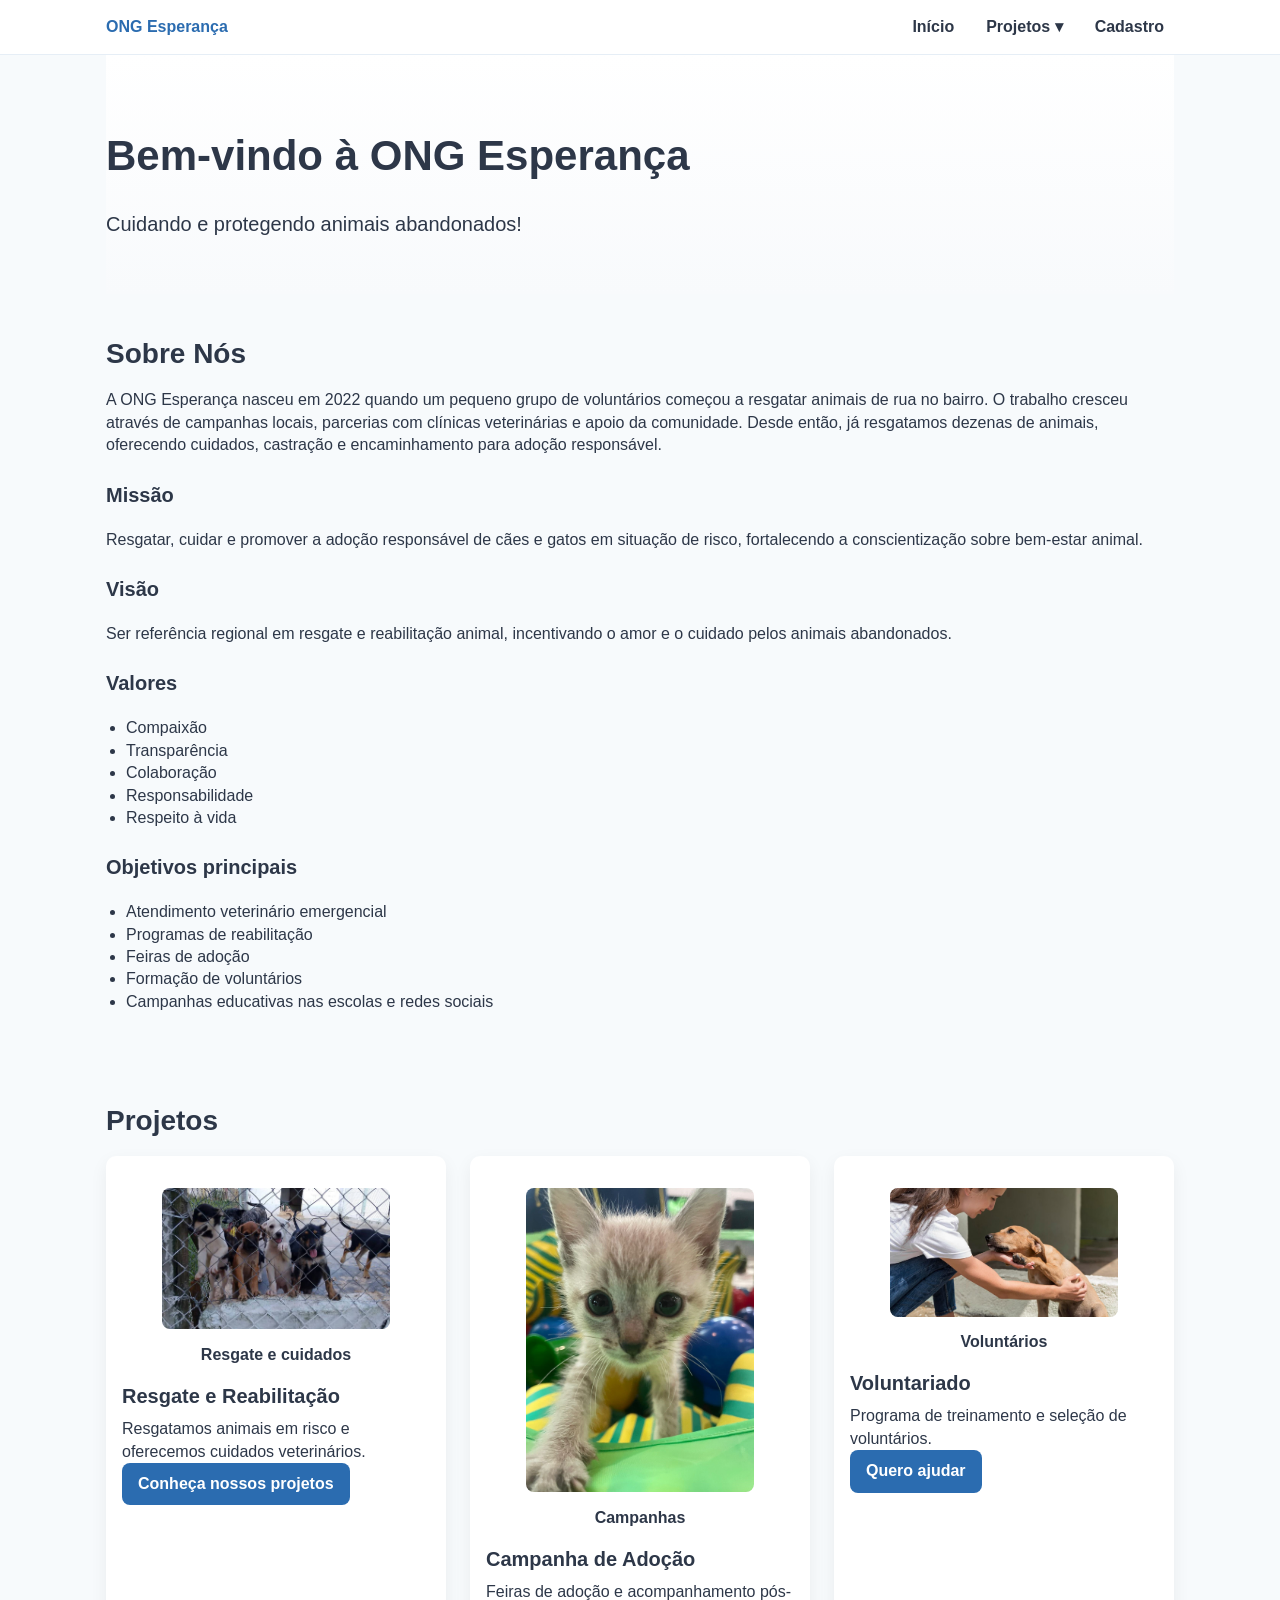
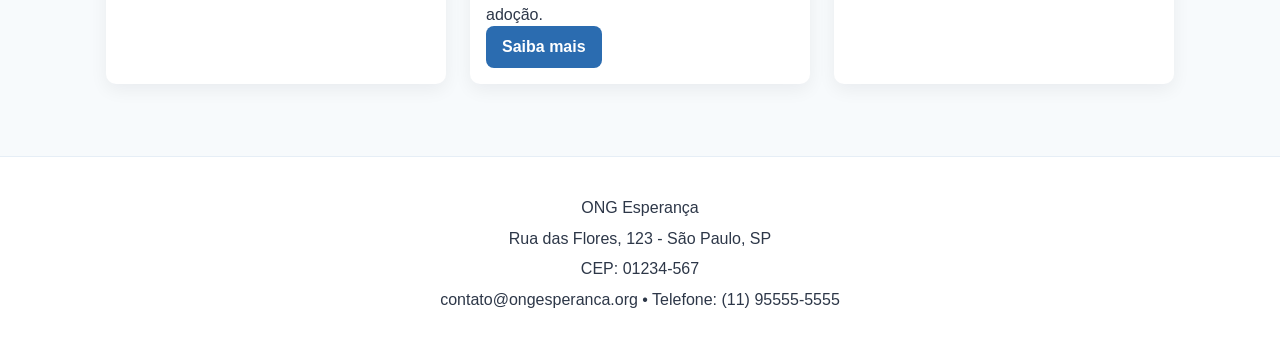
<file: index.html>
<!DOCTYPE html>
<html lang="pt-BR">
<head>
    <meta charset="UTF-8" />
    <meta name="viewport" content="width=device-width,initial-scale=1" />

    <title>ONG Esperança</title>

    <link rel="stylesheet" href="css/style.css">
</head>
<body>

<header class="header" role="banner">
    <div class="container">
        <div class="brand">ONG Esperança</div>

        <button class="hamburger" aria-label="Abrir menu" aria-expanded="false">Ξ</button>

        <nav aria-label="Menu principal">
            <ul class="nav-list">
                <li><a href="index.html" aria-current="page"><b>Início</b></a></li>
                <li class="nav-item">
                    <a href="projetos.html"><b>Projetos ▾</b></a>
                    <div class="submenu">
                        <a href="projetos.html#resgate"><b>Resgate</b></a>
                        <a href="projetos.html#adocao"><b>Adoção</b></a>
                    </div>
                </li>
                <li><a href="cadastro.html"><b>Cadastro</b></a></li>
            </ul>
        </nav>
    </div>
</header>

<main class="container" role="main">
    <section class="hero" aria-labelledby="hero-title">
        <h1 id="hero-title">Bem-vindo à ONG Esperança</h1>
        <p class="lead">Cuidando e protegendo animais abandonados!</p>
    </section>

         <section aria-labelledby="sobre-title">
            <h2 id="sobre-title">Sobre Nós</h2>
            <p>
                A ONG Esperança nasceu em 2022 quando um pequeno grupo de voluntários começou a resgatar animais de rua no bairro. O trabalho cresceu através de campanhas locais, parcerias com clínicas veterinárias e apoio da comunidade. Desde então, já resgatamos dezenas de animais, oferecendo cuidados, castração e encaminhamento para adoção responsável.
            </p>
            <h3>Missão</h3>
            <p>
                Resgatar, cuidar e promover a adoção responsável de cães e gatos em situação de risco, fortalecendo a conscientização sobre bem-estar animal.
            </p>
            <h3>Visão</h3>
            <p>
                Ser referência regional em resgate e reabilitação animal, incentivando o amor e o cuidado pelos animais abandonados.
            </p>
            <h3>Valores</h3>
            <ul>
                <li>Compaixão</li>
                <li>Transparência</li>
                <li>Colaboração</li>
                <li>Responsabilidade</li>
                <li>Respeito à vida</li>
            </ul>

            <h3>Objetivos principais</h3>
            <ul>
                <li>Atendimento veterinário emergencial</li>
                <li>Programas de reabilitação</li>
                <li>Feiras de adoção</li>
                <li>Formação de voluntários</li>
                <li>Campanhas educativas nas escolas e redes sociais</li>
            </ul>

        </section>

        <section id="projetos-home" aria-labelledby="titulo-projetos">
            <h2 id="projetos-home">Projetos</h2>

            <div class="cards-grid">
                <article class="card">
                    <figure>
                        <img src="imagens/cachorros-resgatados.jpg" alt="Cachorros resgatados">
                        <figcaption><b>Resgate e cuidados</b></figcaption>
                    </figure>
                    <h3>Resgate e Reabilitação</h3>
                    <p>Resgatamos animais em risco e oferecemos cuidados veterinários.</p>
                    <p><a class="btn" href="projetos.html">Conheça nossos projetos</a></p>
                </article>

                <article class="card">
                    <figure>
                        <img src="imagens/gatinho-pronto-adocao.jpg" alt="Gatinho pronto para adoção">
                        <figcaption><b>Campanhas</b></figcaption>
                    </figure>
                    <h3>Campanha de Adoção</h3>
                    <p>Feiras de adoção e acompanhamento pós-adoção.</p>
                    <p><a class="btn" href="projetos.html#adocao">Saiba mais</a></p>
                </article>

                <article class="card">
                    <figure>
                        <img src="imagens/Apresentacao-cachorro-caramelo.jpg" alt="Voluntária ajudando animais">
                        <figcaption><b>Voluntários</b></figcaption>
                    </figure>
                    <h3>Voluntariado</h3>
                    <p>Programa de treinamento e seleção de voluntários.</p>
                    <p><a class="btn" href="cadastro.html">Quero ajudar</a></p>
                </article>
            </div>
        </section>
    </main>

    <footer class="footer" role="contentinfo">
        <div class="container">
            <p>ONG Esperança</p>
            <p>Rua das Flores, 123 - São Paulo, SP</p>
            <p>CEP: 01234-567</p>
            <p>contato@ongesperanca.org • Telefone: (11) 95555-5555</p>
        </div>
    </footer>

<script src="js/script.js"></script>
</body>
</file>
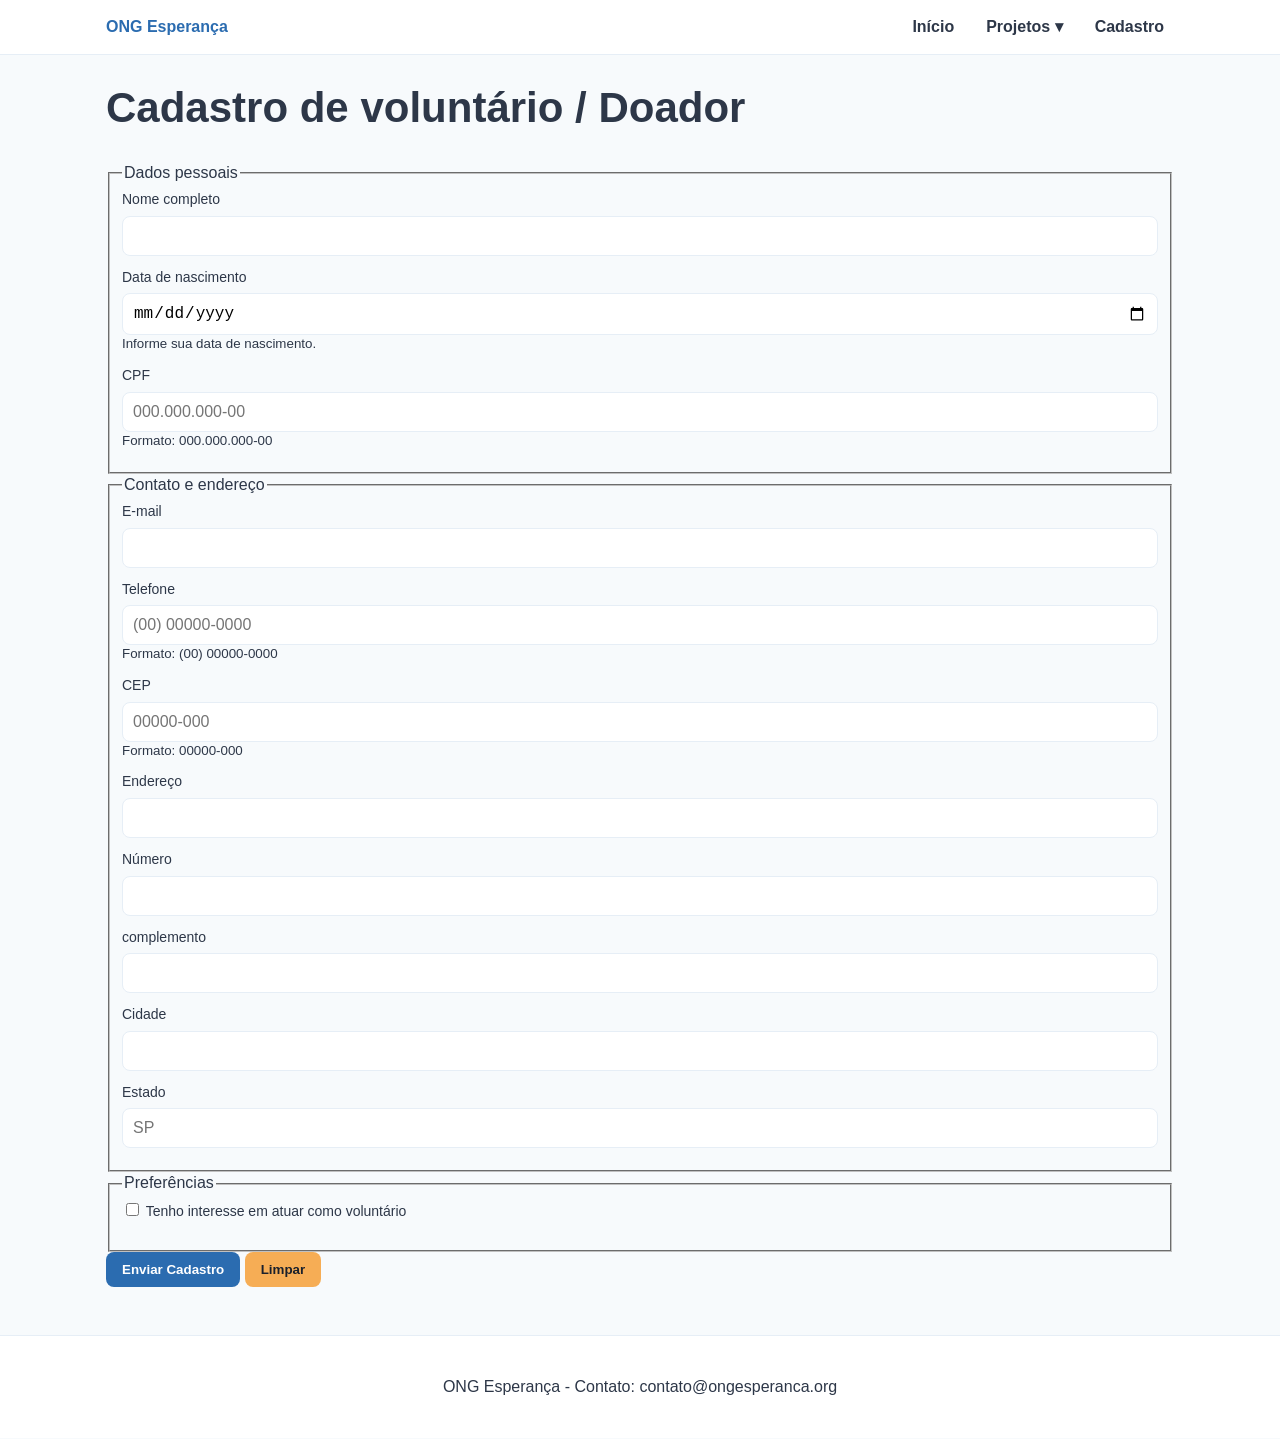
<file: cadastro.html>
<!DOCTYPE html>
<html lang="pt-BR">
<head>
    <meta charset="UTF-8" />
    <meta name="viewport" content="width=device-width,initial-scale=1" />
    <title>Cadastro - ONG Esperança</title>

    <link rel="stylesheet" href="css/style.css">
</head>
<body>

    <header class="header" role="banner">
        <div class="container">
            <div class="brand">ONG Esperança</div>
            <button class="hamburger" aria-label="Abrir menu">Ξ</button>
            <nav aria-label="Menu principal">
                <ul class="nav-list">
                    <li><a href="index.html"><b>Início</b></a></li>
                    <li class="nav-item"><a href="projetos.html" aria-current="page"><b>Projetos ▾</b></a>
                        <div class="submenu">
                            <a href="#resgate"><b>Resgate</b></a>
                            <a href="#adocao"><b>Adoção</b></a>
                        </div>
                    </li>
                    <li><a href="cadastro.html"><b>Cadastro</b></a></li>
                </ul>
            </nav>
        </div>
    </header>
    
    <main class="container" role="main">
        <article aria-labelledby="titulo-cadastro">
            <h1 id="titulo-cadastro">Cadastro de voluntário / Doador</h1>

            <!--Removido novalidate para permitir validação nativa HTML5-->
            <form id="form-cadastro" action="#" method="post" autocomplete="on">

                <fieldset>
                    <legend>Dados pessoais</legend>

                    <div class="form-group">
                        <label for="nome">Nome completo</label>
                        <input id="nome" name="nome" type="text" required minlength="3" />
                    </div>

                    <div class="form-group">
                        <label for="data_nasc">Data de nascimento</label>
                        <input id="data_nasc" name="data_nasc" type="date" required max="2007-12-31" aria-describedby="idade-info" />
                        <small id="idade-info">Informe sua data de nascimento.</small>
                    </div>

                    <div class="form-group">
                        <label for="cpf">CPF</label>
                        <input 
                        type="text" 
                        id="cpf" 
                        name="cpf" 
                        maxlength="14" 
                        placeholder="000.000.000-00"
                        pattern="\d{3}\.\d{3}\.\d{3}-\d{2}"
                        oninput="mascaraCPF(this)" 
                        inputmode="numeric"
                        aria-describedby="cpf-help"
                        required
                    />
                    <small id="cpf-help">Formato: 000.000.000-00</small>
                    </div>

                </fieldset>

                <fieldset>
                <legend>Contato e endereço</legend>

                <div class="form-group">
                    <label for="email">E-mail</label>
                    <input id="email" name="email" type="email" required />
                </div>

                <div class="form-group">
                    <label for="telefone">Telefone</label>
                    <input 
                    type="tel"
                    id="telefone" 
                    name="telefone" 
                    maxlength="15"
                    placeholder="(00) 00000-0000"
                    pattern="\(\d{2}\) \d{5}-\d{4}"
                    oninput="mascaraTelefone(this)"
                    inputmode="tel"
                    aria-describedby="telefone-help"
                    required 
                    />
                    <small id="telefone-help">Formato: (00) 00000-0000</small>
                </div>

                <div class="form-group">
                    <label for="cep">CEP</label>
                    <input 
                    type="text"
                    id="cep" 
                    name="cep" 
                    maxlength="9"
                    placeholder="00000-000"
                    pattern="\d{5}-\d{3}"
                    oninput="mascaraCEP(this)"
                    inputmode="numeric"
                    aria-describedby="cep-help"
                    required 
                    />
                    <small id="cep-help">Formato: 00000-000</small>
                </div>

                <div class="form-group">
                    <label for="endereco">Endereço</label>
                    <input id="endereco" name="endereco" type="text" required />
                 </div>

                 <div class="form-group">
                    <label for="numero">Número</label>
                    <input id="numero" name="numero" type="text" inputmode="numeric" />
                 </div>

                 <div class="form-group">
                    <label for="complemento">complemento</label>
                    <input id="complemento" name="complemento" type="text" />
                 </div>

                 <div class="form-group">
                    <label for="cidade">Cidade</label>
                    <input id="cidade" name="cidade" type="text" required />
                 </div>

                 <div class="form-group">
                    <label for="estado">Estado</label>
                    <input id="estado" name="estado" type="text" maxlength="2" placeholder="SP" required />
                 </div>
            
        </fieldset>

        <fieldset>
            <legend>Preferências</legend>

            <div class="form-group">
                <label for="voluntario">
                    <input id="voluntario" name="voluntario" type="checkbox" />
                    Tenho interesse em atuar como voluntário
                </label>
            </div>

        </fieldset>

        <div class="form-actions">
            <button class="btn" type="submit">Enviar Cadastro</button>
            <button class="btn secondary" type="reset">Limpar</button>
        </div>
    </form>

    </article>
    </main>

    <footer class="footer" role="contentinfo">
        <div class="container">
            <p>ONG Esperança - Contato: contato@ongesperanca.org</p>
        </div>
    </footer>

    <script src="js/script.js"></script>
    
    <script>
        // Máscara de CPF
        function mascaraCPF(input) {
            let value = input.value.replace(/\D/g, ''); // remove tudo que não é número
            value = value.replace(/(\d{3})(\d)/, '$1.$2');
            value = value.replace(/(\d{3})(\d)/, '$1.$2');
            value = value.replace(/(\d{3})(\d{1,2})$/, '$1-$2');
            input.value = value;
        }

        //Máscara de telefone (99) 99999-999
        function mascaraTelefone(input) {
            let value = input.value.replace(/\D/g, '');
            value = value.replace(/^(\d{2})(\d)/g, '($1) $2');
            value = value.replace(/(\d{5})(\d{4})$/, '$1-$2');
            input.value = value;
        }

        //Máscara de CEP (00000-000)
        function mascaraCEP(input) {
            let value = input.value.replace(/\D/g, '');
            value = value.replace(/^(\d{5})(\d)/, '$1-$2');
            input.value = value;
        }
    </script>
</body>
</html>
</file>
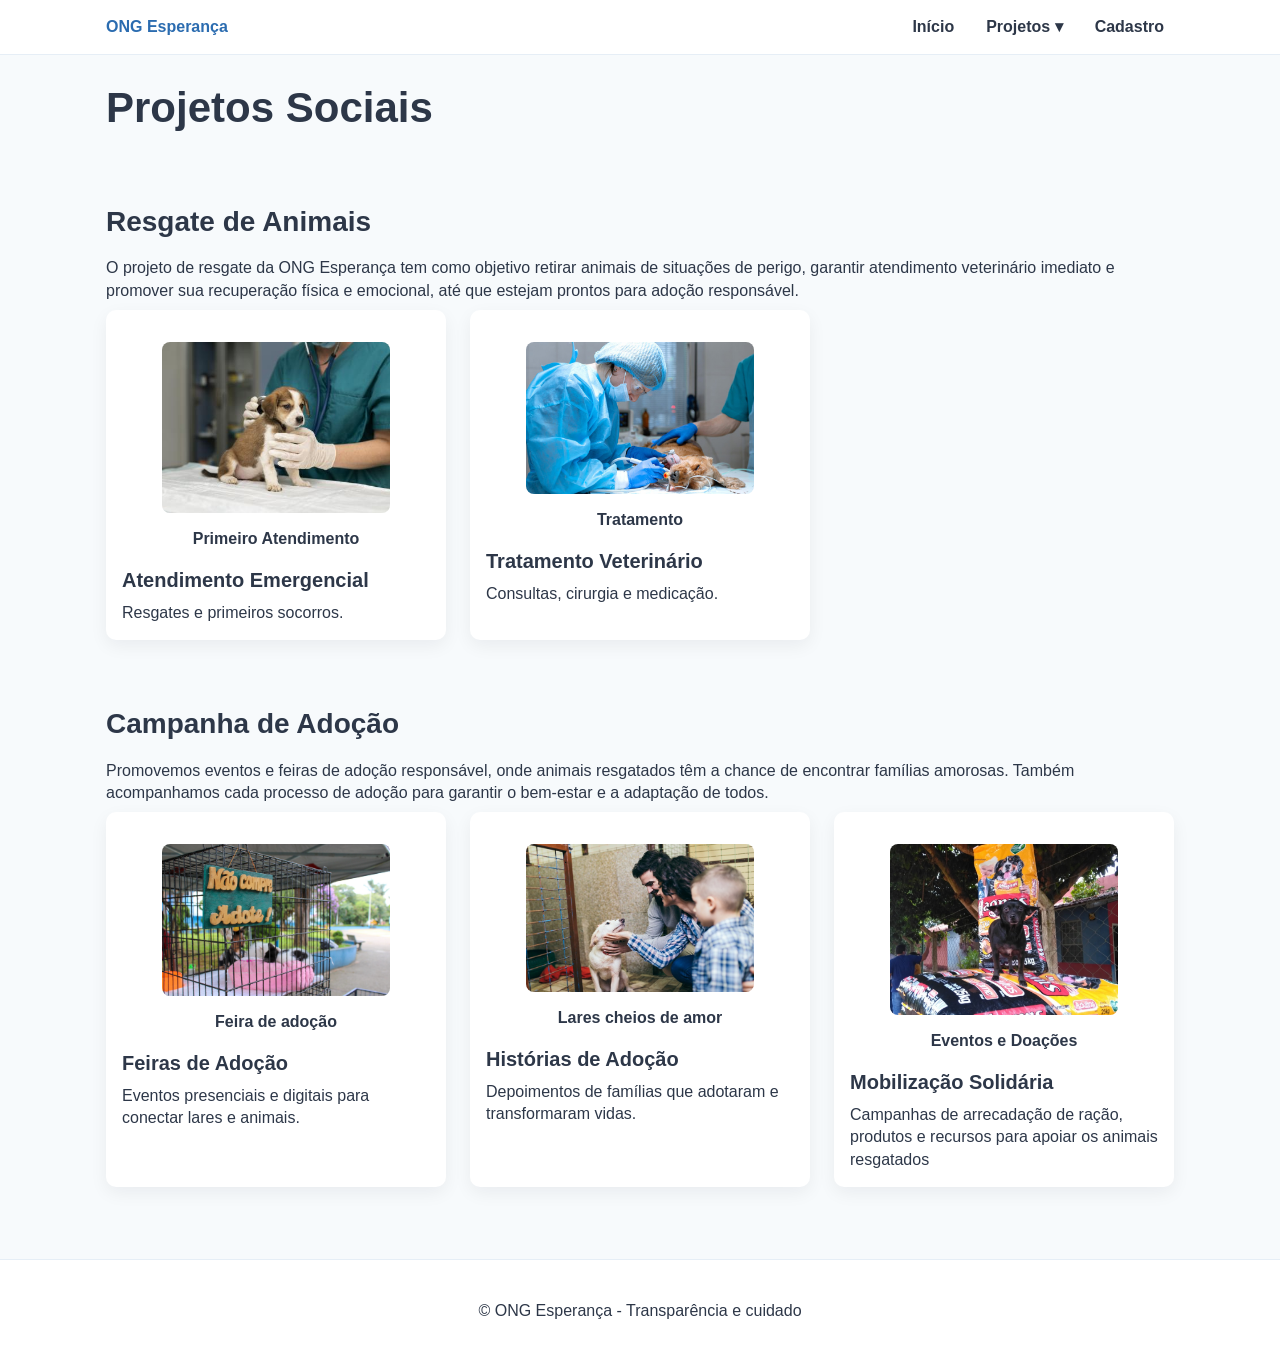
<file: projetos.html>
<!DOCTYPE html>
<html lang="pt-BR">
<head>
    <meta charset="UTF-8" />
    <meta name="viewport" content="width=device-width,initial-scale=1" />
    <title>Projetos - ONG Esperança</title>

    <link rel="stylesheet" href="css/style.css">
</head>
<body>

    <header class="header" role="banner">
        <div class="container">
            <div class="brand">ONG Esperança</div>
            <button class="hamburger" aria-label="Abrir menu">Ξ</button>
            <nav aria-label="Menu principal">
                <ul class="nav-list">
                    <li><a href="index.html"><b>Início</b></a></li>
                    <li class="nav-item"><a href="projetos.html" aria-current="page"><b>Projetos ▾</b></a>
                        <div class="submenu">
                            <a href="#resgate"><b>Resgate</b></a>
                            <a href="#adocao"><b>Adoção</b></a>
                        </div>
                    </li>
                    <li><a href="cadastro.html"><b>Cadastro</b></a></li>
                </ul>
            </nav>
        </div>
    </header>

    <main class="container" role="main">
        <h1>Projetos Sociais</h1>
       
        <section id="resgate" aria-labelledby="resgate-title">
            <h2 id="resgate-title">Resgate de Animais</h2>
            <p>O projeto de resgate da ONG Esperança tem como objetivo retirar animais de situações de perigo, garantir atendimento veterinário imediato e promover sua recuperação física e emocional, até que estejam prontos para adoção responsável.</p>
            <div class="cards-grid">
                <article class="card">
                    <figure>
                        <img src="imagens/cuidados.jpg" alt="Cachorros resgatados">
                        <figcaption><b>Primeiro Atendimento</b></figcaption>
                    </figure>
                    <h3>Atendimento Emergencial</h3>
                    <p>Resgates e primeiros socorros.</p>
                </article>

                <article class="card">
                    <figure>
                        <img src="imagens/cirurgia-em-pequenos-animais.jpg" alt="Cirurgia veterinária">
                        <figcaption><b>Tratamento</b></figcaption>
                    </figure>
                    <h3>Tratamento Veterinário</h3>
                    <p>Consultas, cirurgia e medicação.</p>
                </article>
            </div>
        </section>

        <section id="adocao" aria-labelledby="adocao-title">
            <h2 id="adocao-title">Campanha de Adoção</h2>
            <p>Promovemos eventos e feiras de adoção responsável, onde animais resgatados têm a chance de encontrar famílias amorosas. Também acompanhamos cada processo de adoção para garantir o bem-estar e a adaptação de todos.</p>
            <div class="cards-grid">
                <article class="card">
                    <figure>
                        <img src="imagens/feira-de-adoção.jpg" alt="Gatinhos disponível para adoção">
                        <figcaption><b>Feira de adoção</b></figcaption>
                    </figure>
                    <h3>Feiras de Adoção</h3>
                    <p>Eventos presenciais e digitais para conectar lares e animais.</p>
                </article>

                <article class="card">
                    <figure>
                        <img src="imagens/familia-adotando-cachorro.jpg" alt="Família adotando um cachorro">
                        <figcaption><b>Lares cheios de amor</b></figcaption>
                    </figure>
                    <h3>Histórias de Adoção</h3>
                    <p>Depoimentos de famílias que adotaram e transformaram vidas.</p>
                </article>

                <article class="card">
                    <figure>
                        <img src="imagens/doacoes.jpg" alt="Evento de arrecadação de doações para animais">
                        <figcaption><b>Eventos e Doações</b></figcaption>
                    </figure>
                    <h3>Mobilização Solidária</h3>
                    <p>Campanhas de arrecadação de ração, produtos e recursos para apoiar os animais resgatados</p>
                </article>
            </div>
        </section>

    </main>
    
   <footer class="footer" role="contentinfo">
    <div class="container">
        <p>© ONG Esperança - Transparência e cuidado</p>
    </div>
   </footer>

   <script src="js/script.js"></script>
</body>
</html>
</file>
<file: css/style.css>
/* Design: cores */ 
:root{

/* Paleta de 8 cores */
--primary: #2B6CB0; /* azul claro */
--primary-dark: #234E7A; /* azul escuro */
--secondary: #F6AD55; /* laranja */
--accent: #9F7AEA; /* roxo */
--success: #38A169; /* verde */
--danger: #E53E3E; /* vermelho */ 
--neutral-100: #F7FAFC; /* cinza muito claro */
--neutral-700: #2D3748; /* cinza escuro */

/* Tipografia (5 tamanhos) */
--type-xxl: 42px;
--type-xl: 28px;
--type-lg: 20px;
--type-md: 16px;
--type-sm: 14px;

/* Espaçamentos (modular) */
--s-xxs: 8px;
--s-xs: 16px;
--s-sm: 24px;
--s-md: 32px;
--s-lg: 48px;
--s-xl: 64px;

/* Layout */
--container-max: 1100px;
--gutter: 16px;
}

/* Reset e texto */ 
* {
    box-sizing:border-box;
}
html,body {
    margin:0;
    padding:0;
    font-family: "Segoe UI", Roboto, Arial, sans-serif;
    background:var(--neutral-100);
    color:var(--neutral-700);
    line-height:1.4;
}
h1 {font-size:var(--type-xxl);margin:var(--s-sm) 0;}
h2 {font-size:var(--type-xl);margin:var(--s-xs) 0;}
p  {font-size:var(--type-md);margin:8px 0;}

/* Conteúdo centralizado */
.container{
    width:100%;
    max-width:var(--container-max);
    margin:0 auto;
    padding:0 var(--gutter);
}

/* Menu */
.header{
    background:#fff;
    border-bottom:1px solid #e6eef6;
    padding: var(--s-xs) 0;
}
.header .container{
    display:flex;
    align-items:center;
    justify-content:space-between;
    gap:var(--gutter);
}
.brand{font-weight:700;color:var(--primary);}
.nav-list{
    list-style:none;
    margin:0;
    padding:0;
    display:flex;
    gap:12px;
    align-items:center;
}
.nav-list a{
    color:var(--neutral-700);
    text-decoration:none;
    padding:8px 10px;
    border-radius:6px
}
.nav-list a:hover{
    background:var(--primary);
    color:#fff;
}

/* Apresentação */
.hero{
    padding:var(--s-lg) 0;
    background:linear-gradient(180deg,#fff,#f8fafc);
}
.hero .lead{font-size:var(--type-lg);margin-top:8px; }

/* Seções e imagens */
section{padding:var(--s-sm) 0; }
section img {
    width:100%;
    height:auto;
    max-width: 250px;
    object-fit: cover;
    border-radius:8px;
}

/* Títulos e listas dentro e seções */
section h3 {
    font-size: var(--type-lg);
    margin-top: var(--s-sm);
    color: var(--neutral-700);
}

section ul {
    padding-left: 20px;
    margin-bottom: var(--s-sm);
}

figure {
    text-align: center;
}

figcaption {
    margin-top: 8px;
    font-weight: bold;
}

/* Layout de cards */
.cards-grid{
    display:grid;
    grid-template-columns:repeat(1,1fr);
    gap:var(--s-sm);
}
@media (min-width:768px){ .cards-grid{grid-template-columns:repeat(2,1fr)} }
@media (min-width:1024px){ .cards-grid{grid-template-columns:repeat(3,1fr)} }

.card {
    background:#fff;
    padding:var(--s-xs);
    border-radius:10px;
    box-shadow:0 6px 18px rgba(15,23,42,0.06);
}
.card h3 {
    margin: 8px 0; 
    font-weight: bold;
}
  
.card p{margin:0; }

/* Formulário */
.form-group{
    display:flex;
    flex-direction:column;
    margin-bottom:12px;
}
label{font-size:var(--type-sm);margin-bottom:6px}
input, select, textarea{
    padding:10px;
    border-radius:8px;
    border:1px solid #e6eef6;
    background:#fff;
    font-size:var(--type-md)
}
input:focus, textarea:focus, select:focus{
    outline:none;
    border-color:var(--primary);
    box-shadow:0 0 0 4px rgba(43,108,176,0.06);
}

/* Botões */
.btn{
    display:inline-block;
    padding:10px 16px;
    border-radius:8px;
    border:0;
    background:var(--primary);
    color:#fff;
    text-decoration:none;
    cursor:pointer;
    font-weight:600;
}
.btn.secondary{background:var(--secondary);color:#1a202c; }
.btn.disabled{opacity:.6;cursor:not-allowed; }

/* Final da página */
.footer{
    padding:var(--s-md) 0;
    background:#fff;
    border-top:1px solid #e6eef6;
    text-align:center;
    margin-top:var(--s-lg);
}
/* Grade de colunas */
.site-grid {
    display: grid;
    grid-template-columns: repeat(12, 1fr);
    gap: var(--gutter);
}
.col-1{grid-column: span 1; }
.col-2{grid-column: span 2; }
.col-3{grid-column: span 3; }
.col-4{grid-column: span 4; }
.col-5{grid-column: span 5; }
.col-6{grid-column: span 6; }
.col-7{grid-column: span 7; }
.col-8{grid-column: span 8; }
.col-9{grid-column: span 9; }
.col-10{grid-column: span 10; }
.col-11{grid-column: span 11; }
.col-12{grid-column: span 12; }

/* Ajuste para celular */
@media (max-width:767px) {
    [class^="col-"], [class*="col-"] {grid-column: span 12 !important; }
}

/* Ajustes para diferentes tamanhos de tela (5 níveis) */
@media (min-width:479px) { /* Tela de celular pequena */ }
@media (min-width:480px) and (max-width: 767px) { /* Celulares normais */ }
@media (min-width:768px) and (max-width: 1023px) { /* Tablet */ }
@media (min-width:1024px) and (max-width: 1279px) { /* Computadores e notebooks */ }
@media (min-width:1280px) { /* Monitores grandes/ TV */ }

/* Menu - versão mobile com botão hamburger e submenu */
.header { position: relative; }
.hamburger {
    display: none; 
    background: none; 
    border: 0; 
    font-size: 22px; 
    cursor: pointer; 
}
.nav-list {
    list-style: none;
    margin: 0;
    padding: 0;
    display: flex;
    gap: 12px;
    align-items: center;
    position: relative;
}
 
.submenu {
    display: none;
    position:absolute;
    top:calc(100% + 6px);
    left: 0;
    background: #fff;
    padding: 8px;
    border-radius: 8px;
    box-shadow: 0 8px 20px rgba(0,0,0,0.08);
    min-width: 160px;
}
.nav-item:hover .submenu,
.nav-item:focus-within .submenu {
    display: block;
}

@media (max-width: 767px) {
    .hamburger { display: block; }
    .nav-list {
        display: none;
        flex-direction: column;
        position: absolute;
        right: 16px;
        top: 64px;
        background: #fff;
        padding: 12px;
        border-radius: 8px;
        box-shadow: 0 10px 30px rgba(0,0,0,0.08);
    }
    .nav-list.nav-open { display: flex; }
}
</file>
